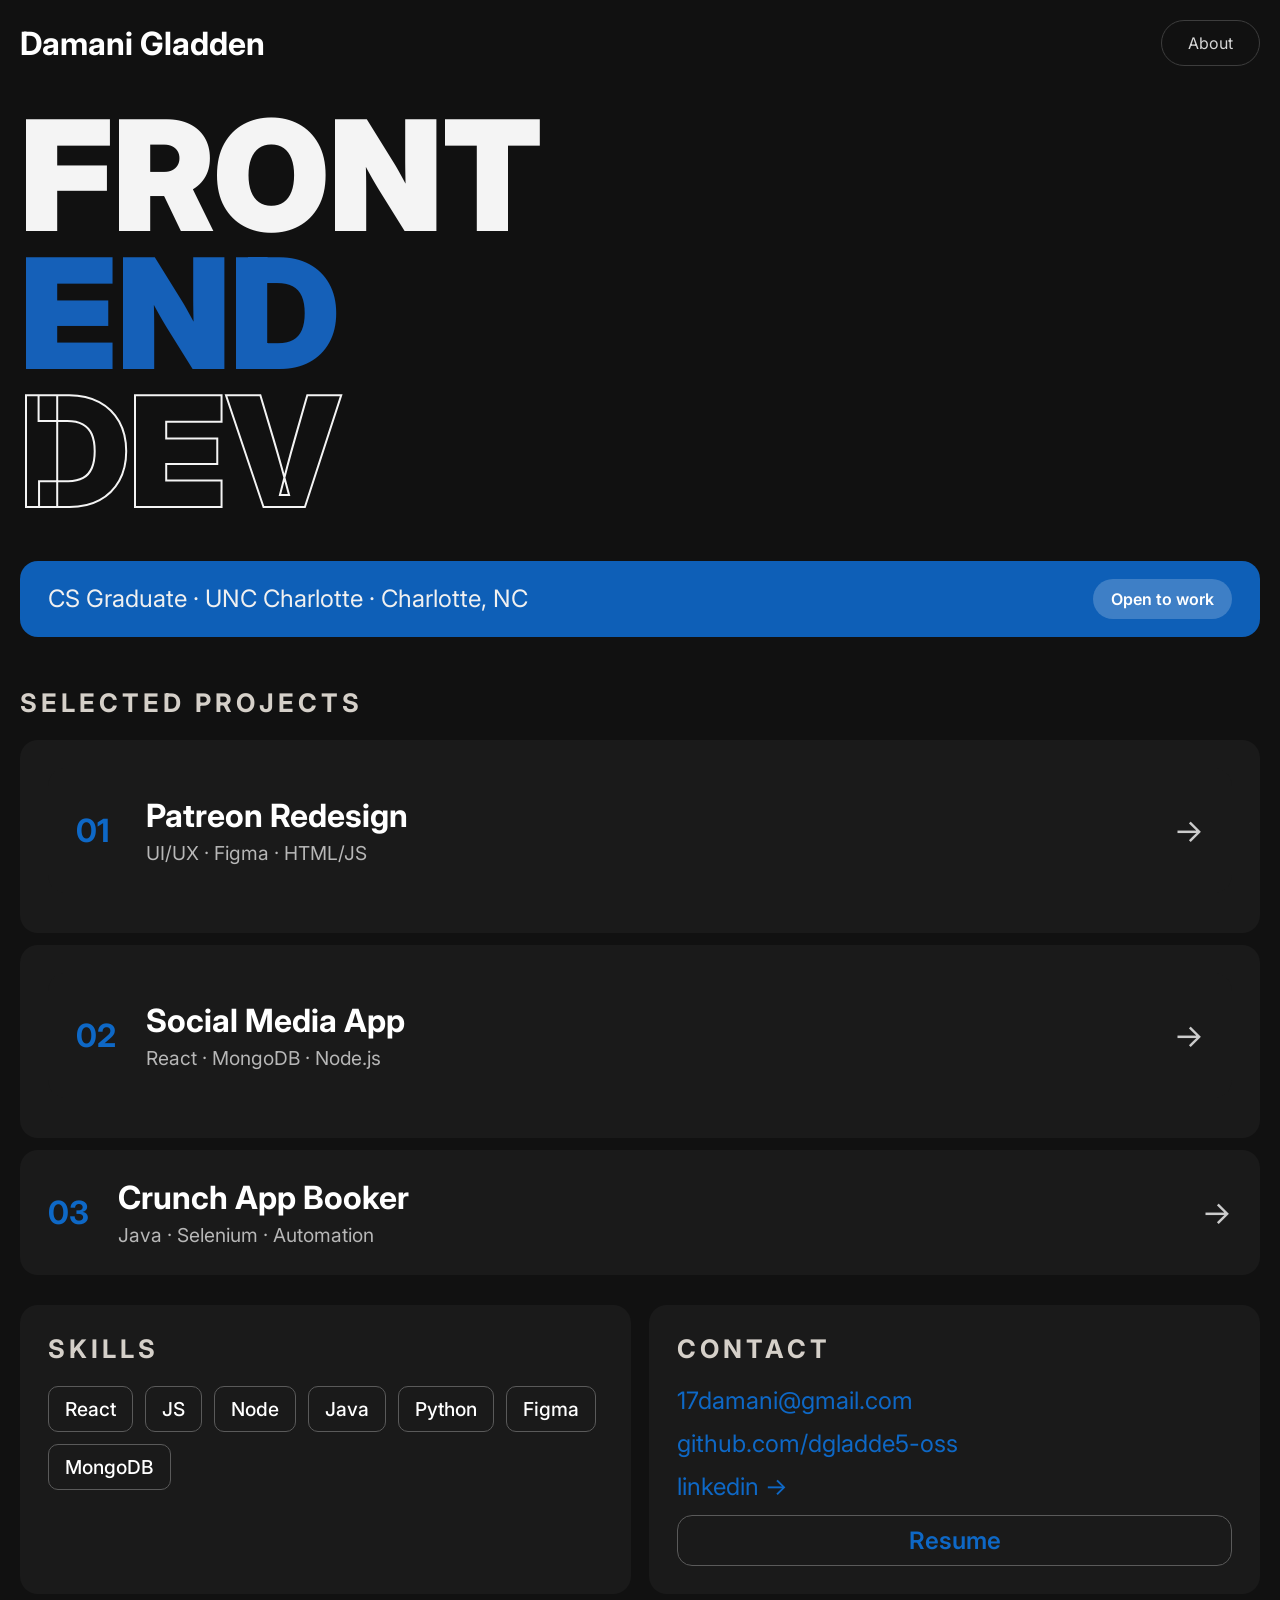
<file: index.html>
<!-- index.html -->
<!DOCTYPE html>
<html lang="en">
<head>
  <meta charset="UTF-8" />
  <meta name="viewport" content="width=device-width, initial-scale=1.0" />
  <title>Damani Portfolio</title>
  <link rel="stylesheet" href="index.css" />
  <link rel="preconnect" href="https://fonts.googleapis.com">
  <link rel="preconnect" href="https://fonts.gstatic.com" crossorigin>
  <link href="https://fonts.googleapis.com/css2?family=Inter:wght@300;400;500;600;700;800;900&display=swap" rel="stylesheet">
</head>
<body>

  <div class="container">

    <!-- NAV -->
    <nav class="navbar">
      <h1 class="logo">Damani Gladden</h1>

      <div class="nav-links">
        <a style="display:none" href="#">Work</a>
        <a href="#">About</a>
        <a style="display:none" href="#" class="hire-btn">Hire Me</a>
      </div>
    </nav>

    <!-- HERO -->
    <section class="hero">

      <div class="hero-text">
        <h2 class="outline">FRONT</h2>
        <h2 class="filled">END</h2>
        <h2 class="stroke">DEV</h2>
      </div>

      <div class="status-bar">
        <div class="status-left">
          CS Graduate · UNC Charlotte · Charlotte, NC
        </div>

        <div class="status-pill">
          Open to work
        </div>
      </div>

    </section>

    <!-- PROJECTS -->
    <section class="projects">

      <h3 class="section-title">SELECTED PROJECTS</h3>
        <a href="patreonRedesign.html" class="project-card">
            <div class= "project-card">
                <div class="project-number">01</div>

                <div class="project-info">
                <h4>Patreon Redesign</h4>
                <p>UI/UX · Figma · HTML/JS</p>
                </div>

            <div class="arrow">→</div>
            </div>
        </a>

        <a href="photoApp.html" class="project-card">
            <div class="project-card">
                <div class="project-number">02</div>

                <div class="project-info">
                <h4>Social Media App</h4>
                <p>React · MongoDB · Node.js</p>
                </div>

                <div class="arrow">→</div>
            </div>
        </a>

      <div class="project-card">
        <div class="project-number">03</div>

        <div class="project-info">
          <h4>Crunch App Booker</h4>
          <p>Java · Selenium · Automation</p>
        </div>

        <div class="arrow">→</div>
      </div>

    </section>

    <!-- BOTTOM GRID -->
    <section class="bottom-grid">

      <!-- SKILLS -->
      <div class="panel">
        <h3 class="section-title">SKILLS</h3>

        <div class="skills">
          <span>React</span>
          <span>JS</span>
          <span>Node</span>
          <span>Java</span>
          <span>Python</span>
          <span>Figma</span>
          <span>MongoDB</span>
        </div>
      </div>

      <!-- CONTACT -->
      <div class="panel">
        <h3 class="section-title">CONTACT</h3>

        <div class="contact-links">
          <a href="mailto:17damani@gmail.com">17damani@gmail.com</a>
          <a href="#">github.com/dgladde5-oss</a>
          <a href="#">linkedin →</a>
          <a href="./Damani_Gladden_Resume.docx" download class="resume-button">Resume</a>
        </div>
      </div>

    </section>

  </div>

</body>
</html>
</file>
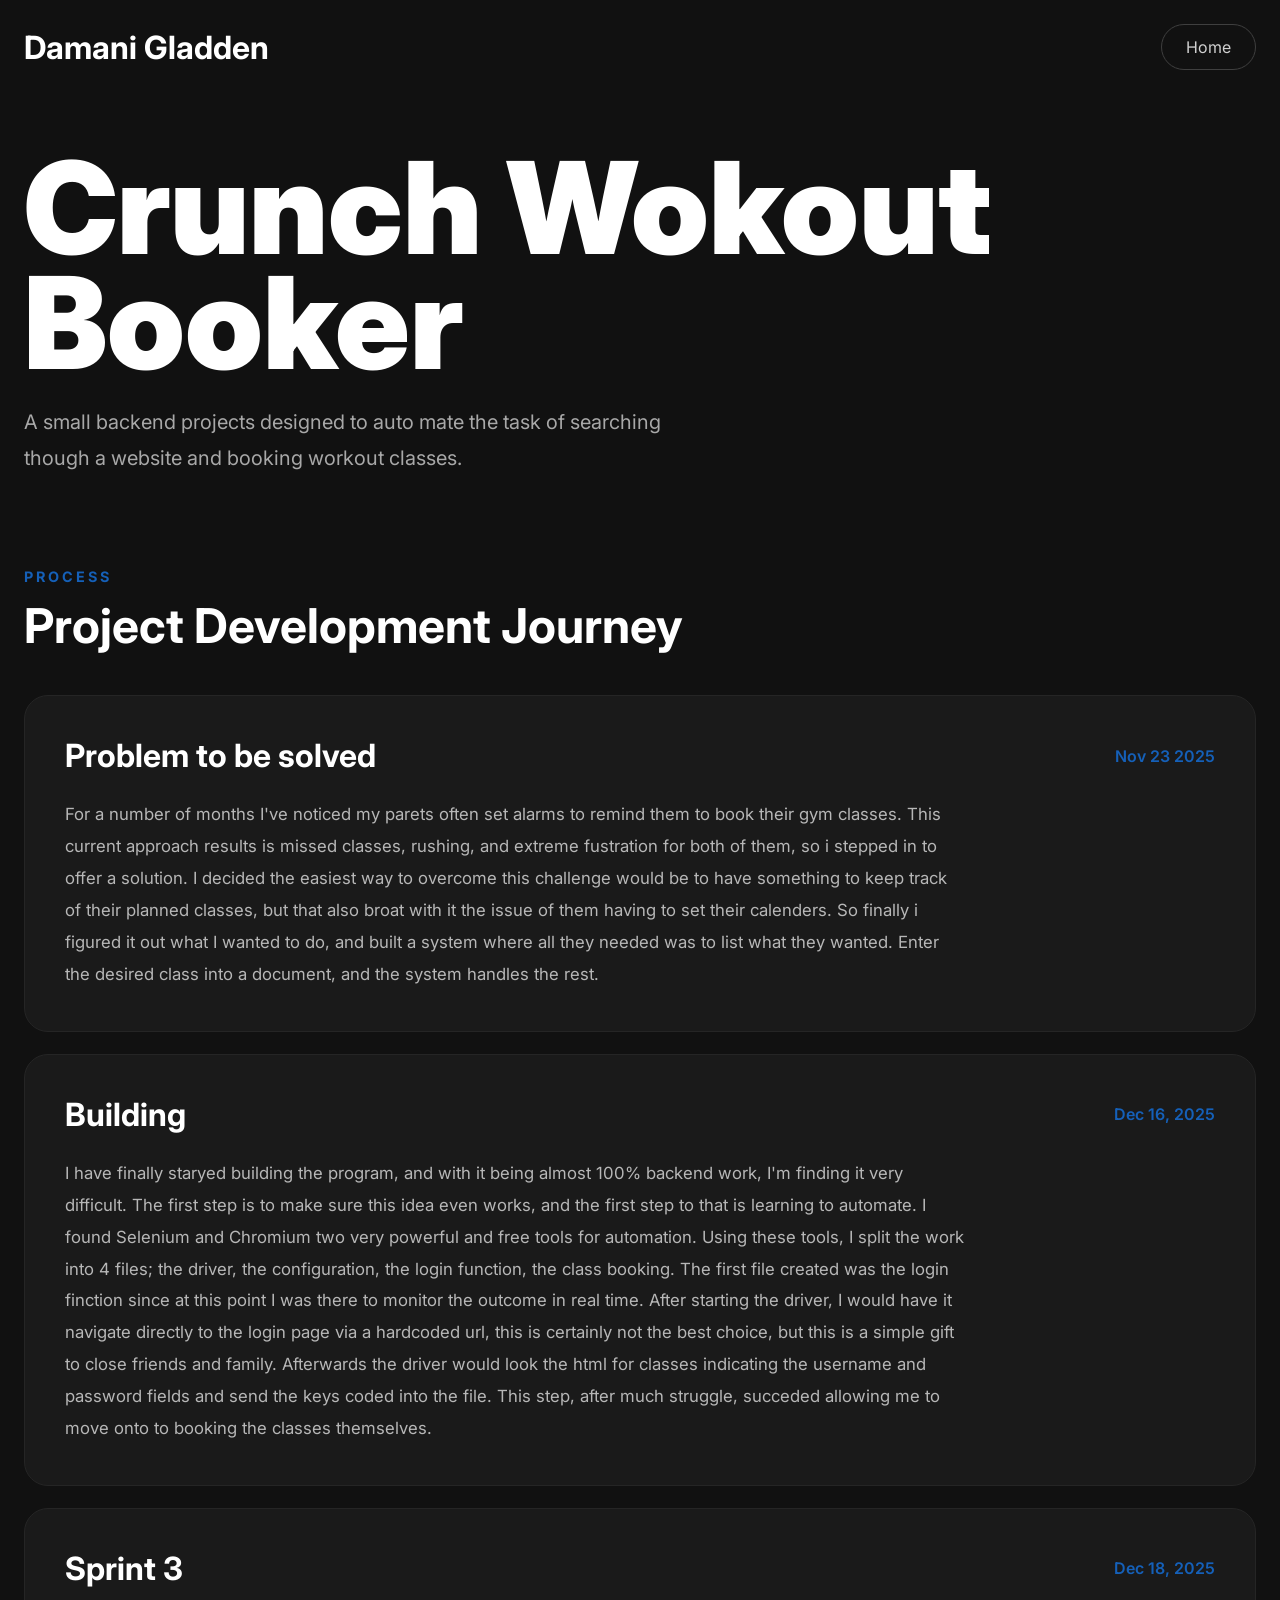
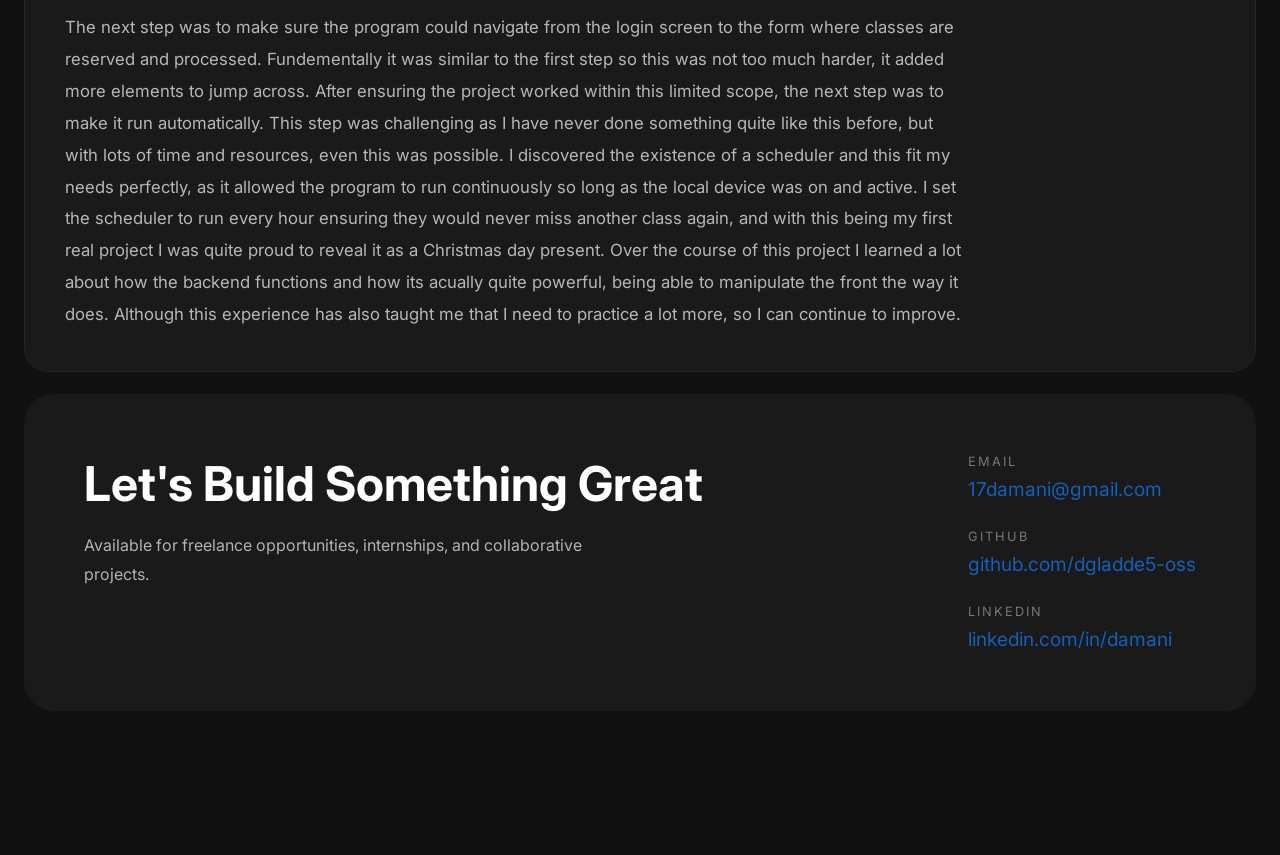
<file: crunchApp.html>
<!-- project.html -->
<!DOCTYPE html>
<html lang="en">
<head>
  <meta charset="UTF-8" />
  <meta name="viewport" content="width=device-width, initial-scale=1.0"/>
  <title>Photo App</title>

  <link rel="preconnect" href="https://fonts.googleapis.com">
  <link rel="preconnect" href="https://fonts.gstatic.com" crossorigin>

  <link href="https://fonts.googleapis.com/css2?family=Inter:wght@300;400;500;600;700;800;900&display=swap" rel="stylesheet">

  <link rel="stylesheet" href="patreonRedesign.css">
</head>
<body>

  <div class="container">

    <!-- NAVIGATION -->
    <nav class="navbar">

      <h1 class="logo">Damani Gladden</h1>

      <div class="nav-links">
        <a href="index.html">Home</a>
        <a style="display: none;" href="#">Projects</a>
      </div>

    </nav>

    <!-- HERO TITLE -->
    <section class="hero">

      <h2 class="project-title">
        Crunch Wokout<br>
        Booker
      </h2>

      <p class="hero-subtext">
        A small backend projects designed to auto mate the task of searching though a website and booking workout classes.
      </p>

    </section>

    <!-- PROCESS SECTION -->
    <section class="process-section">

      <div class="section-heading">
        <span class="small-label">PROCESS</span>
        <h3>Project Development Journey</h3>
      </div>

      <!-- CARD 1 -->
      <div class="process-card">

        <div class="card-top">
          <h4>Problem to be solved</h4>
          <span class="date">Nov 23 2025</span>
        </div>

        <p>
          For a number of months I've noticed my parets often set alarms to remind them to book their gym classes. This current approach results is missed classes, rushing, and extreme fustration for both of them, so i stepped in to offer a solution.
          I decided the easiest way to overcome this challenge would be to have something to keep track of their planned classes, but that also broat with it the issue of them having to set their calenders. 
          So finally i figured it out what I wanted to do, and built a system where all they needed was to list what they wanted. 
          Enter the desired class into a document, and the system handles the rest. 
        </p>

      </div>

      <!-- CARD 2 -->
      <div class="process-card">

        <div class="card-top">
          <h4>Building</h4>
          <span class="date">Dec 16, 2025</span>
        </div>

        <p>
          I have finally staryed building the program, and with it being almost 100% backend work, I'm finding it very difficult. The first step is to make sure this idea even works, and the first step to that is learning to automate.
          I found Selenium and Chromium two very powerful and free tools for automation. Using these tools, I split the work into 4 files; the driver, the configuration, the login function, the class booking. 
          The first file created was the login finction since at this point I was there to monitor the outcome in real time. After starting the driver, I would have it navigate directly to the login page via a hardcoded url, this is certainly not the best choice, but this is a simple gift to close friends and family. 
          Afterwards the driver would look the html for classes indicating the username and password fields and send the keys coded into the file. This step, after much struggle, succeded allowing me to move onto to booking the classes themselves.
        </p>

      </div>

      <!-- CARD 3 -->
      <div class="process-card">

        <div class="card-top">
          <h4>Sprint 3</h4>
          <span class="date">Dec 18, 2025</span> 
        </div>

        <p>
          The next step was to make sure the program could navigate from the login screen to the form where classes are reserved and processed.
          Fundementally it was similar to the first step so this was not too much harder, it added more elements to jump across. After ensuring the project worked within this limited scope, the next step was to make it run automatically.
          This step was challenging as I have never done something quite like this before, but with lots of time and resources, even this was possible. 
          I discovered the existence of a scheduler and this fit my needs perfectly, as it allowed the program to run continuously so long as the local device was on and active. 
          I set the scheduler to run every hour ensuring they would never miss another class again, and with this being my first real project I was quite proud to reveal it as a Christmas day present. 
          Over the course of this project I learned a lot about how the backend functions and how its acually quite powerful, being able to manipulate the front the way it does. 
          Although this experience has also taught me that I need to practice a lot more, so I can continue to improve.  
        </p>

      </div>


    <!-- FOOTER -->
    <footer class="footer">

      <div class="footer-left">
        <h3>Let's Build Something Great</h3>

        <p>
          Available for freelance opportunities,
          internships, and collaborative projects.
        </p>
      </div>

      <div class="footer-right">

        <div class="footer-group">
          <span>Email</span>
          <a href="mailto:17damani@gmail.com">
            17damani@gmail.com
          </a>
        </div>

        <div class="footer-group">
          <span>GitHub</span>
          <a href="#">
            github.com/dgladde5-oss
          </a>
        </div>

        <div class="footer-group">
          <span>LinkedIn</span>
          <a href="#">
            linkedin.com/in/damani
          </a>
        </div>

      </div>

    </footer>

  </div>

</body>
</html>
</file>
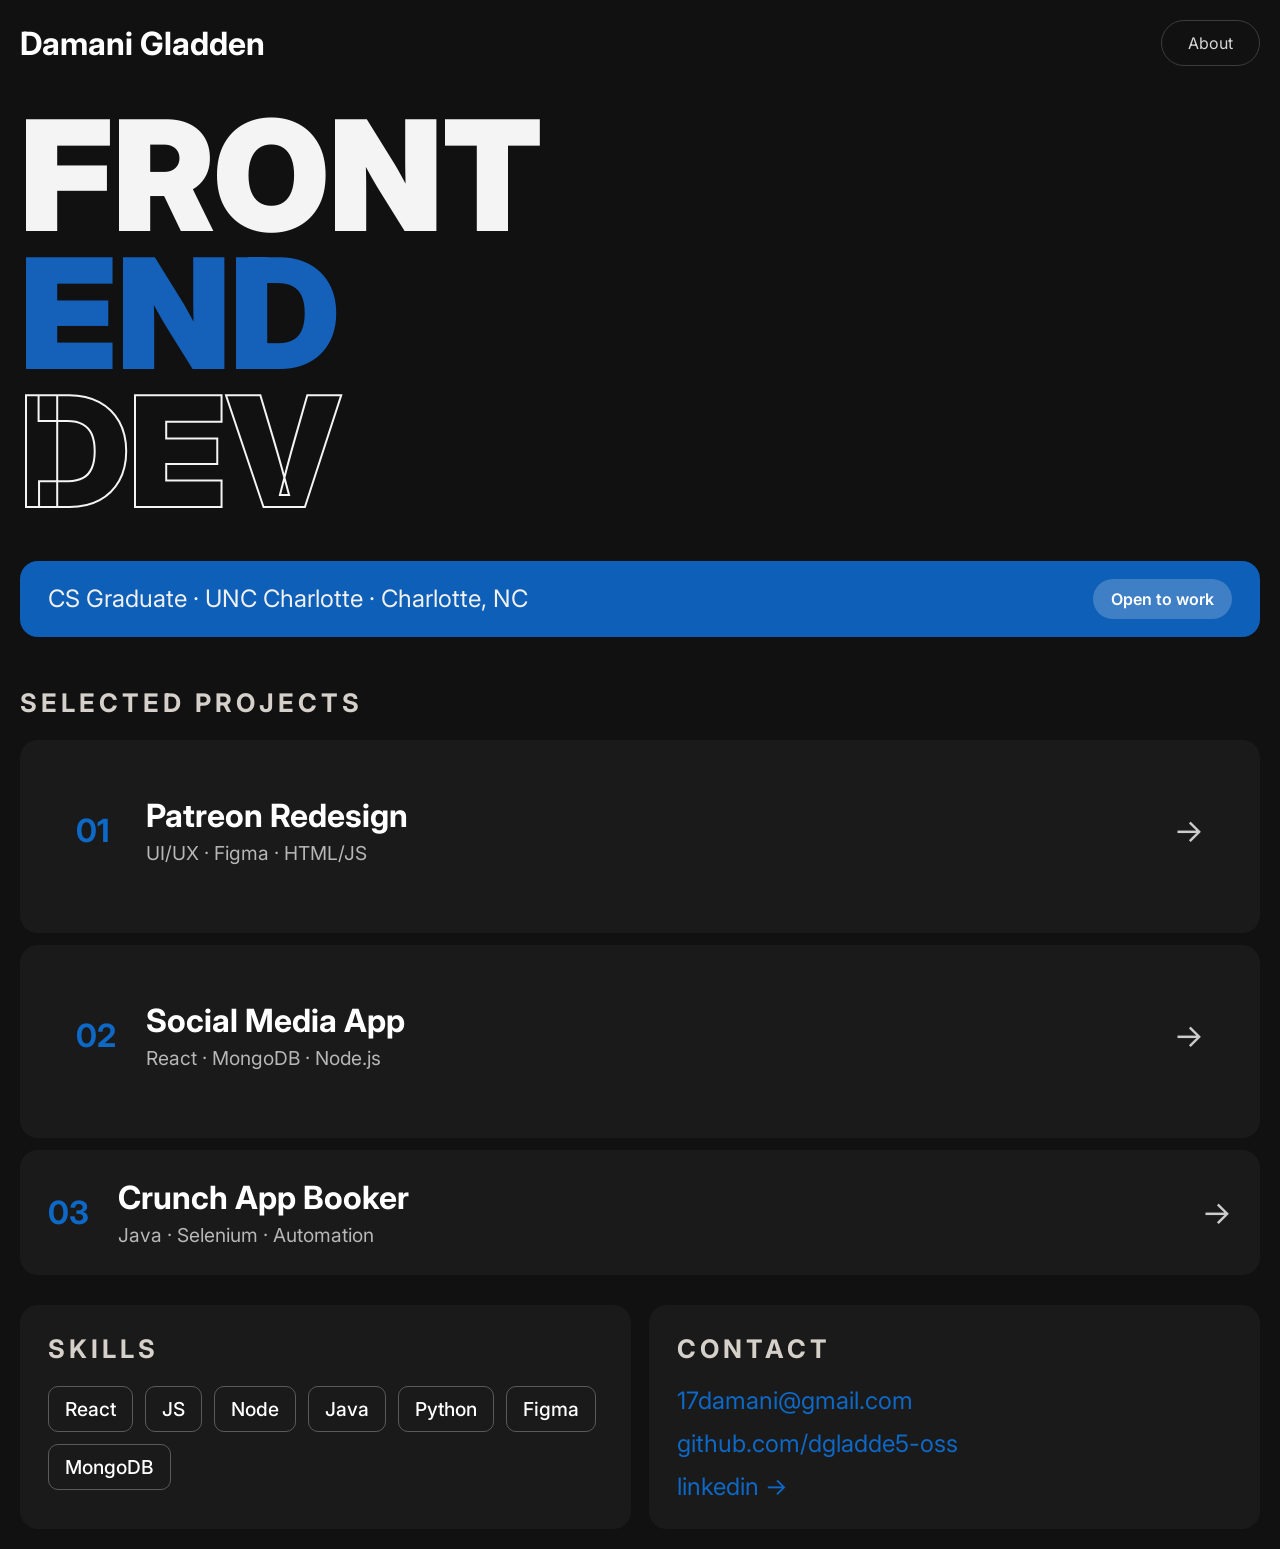
<file: home.html>
<!-- index.html -->
<!DOCTYPE html>
<html lang="en">
<head>
  <meta charset="UTF-8" />
  <meta name="viewport" content="width=device-width, initial-scale=1.0" />
  <title>Damani Portfolio</title>
  <link rel="stylesheet" href="home.css" />
  <link rel="preconnect" href="https://fonts.googleapis.com">
  <link rel="preconnect" href="https://fonts.gstatic.com" crossorigin>
  <link href="https://fonts.googleapis.com/css2?family=Inter:wght@300;400;500;600;700;800;900&display=swap" rel="stylesheet">
</head>
<body>

  <div class="container">

    <!-- NAV -->
    <nav class="navbar">
      <h1 class="logo">Damani Gladden</h1>

      <div class="nav-links">
        <a style="display:none" href="#">Work</a>
        <a href="#">About</a>
        <a style="display:none" href="#" class="hire-btn">Hire Me</a>
      </div>
    </nav>

    <!-- HERO -->
    <section class="hero">

      <div class="hero-text">
        <h2 class="outline">FRONT</h2>
        <h2 class="filled">END</h2>
        <h2 class="stroke">DEV</h2>
      </div>

      <div class="status-bar">
        <div class="status-left">
          CS Graduate · UNC Charlotte · Charlotte, NC
        </div>

        <div class="status-pill">
          Open to work
        </div>
      </div>

    </section>

    <!-- PROJECTS -->
    <section class="projects">

      <h3 class="section-title">SELECTED PROJECTS</h3>
        <a href="patreonRedesign.html" class="project-card">
            <div class= "project-card">
                <div class="project-number">01</div>

                <div class="project-info">
                <h4>Patreon Redesign</h4>
                <p>UI/UX · Figma · HTML/JS</p>
                </div>

            <div class="arrow">→</div>
            </div>
        </a>

        <a href="photoApp.html" class="project-card">
            <div class="project-card">
                <div class="project-number">02</div>

                <div class="project-info">
                <h4>Social Media App</h4>
                <p>React · MongoDB · Node.js</p>
                </div>

                <div class="arrow">→</div>
            </div>
        </a>

      <div class="project-card">
        <div class="project-number">03</div>

        <div class="project-info">
          <h4>Crunch App Booker</h4>
          <p>Java · Selenium · Automation</p>
        </div>

        <div class="arrow">→</div>
      </div>

    </section>

    <!-- BOTTOM GRID -->
    <section class="bottom-grid">

      <!-- SKILLS -->
      <div class="panel">
        <h3 class="section-title">SKILLS</h3>

        <div class="skills">
          <span>React</span>
          <span>JS</span>
          <span>Node</span>
          <span>Java</span>
          <span>Python</span>
          <span>Figma</span>
          <span>MongoDB</span>
        </div>
      </div>

      <!-- CONTACT -->
      <div class="panel">
        <h3 class="section-title">CONTACT</h3>

        <div class="contact-links">
          <a href="mailto:17damani@gmail.com">17damani@gmail.com</a>
          <a href="#">github.com/dgladde5-oss</a>
          <a href="#">linkedin →</a>
        </div>
      </div>

    </section>

  </div>

</body>
</html>
</file>
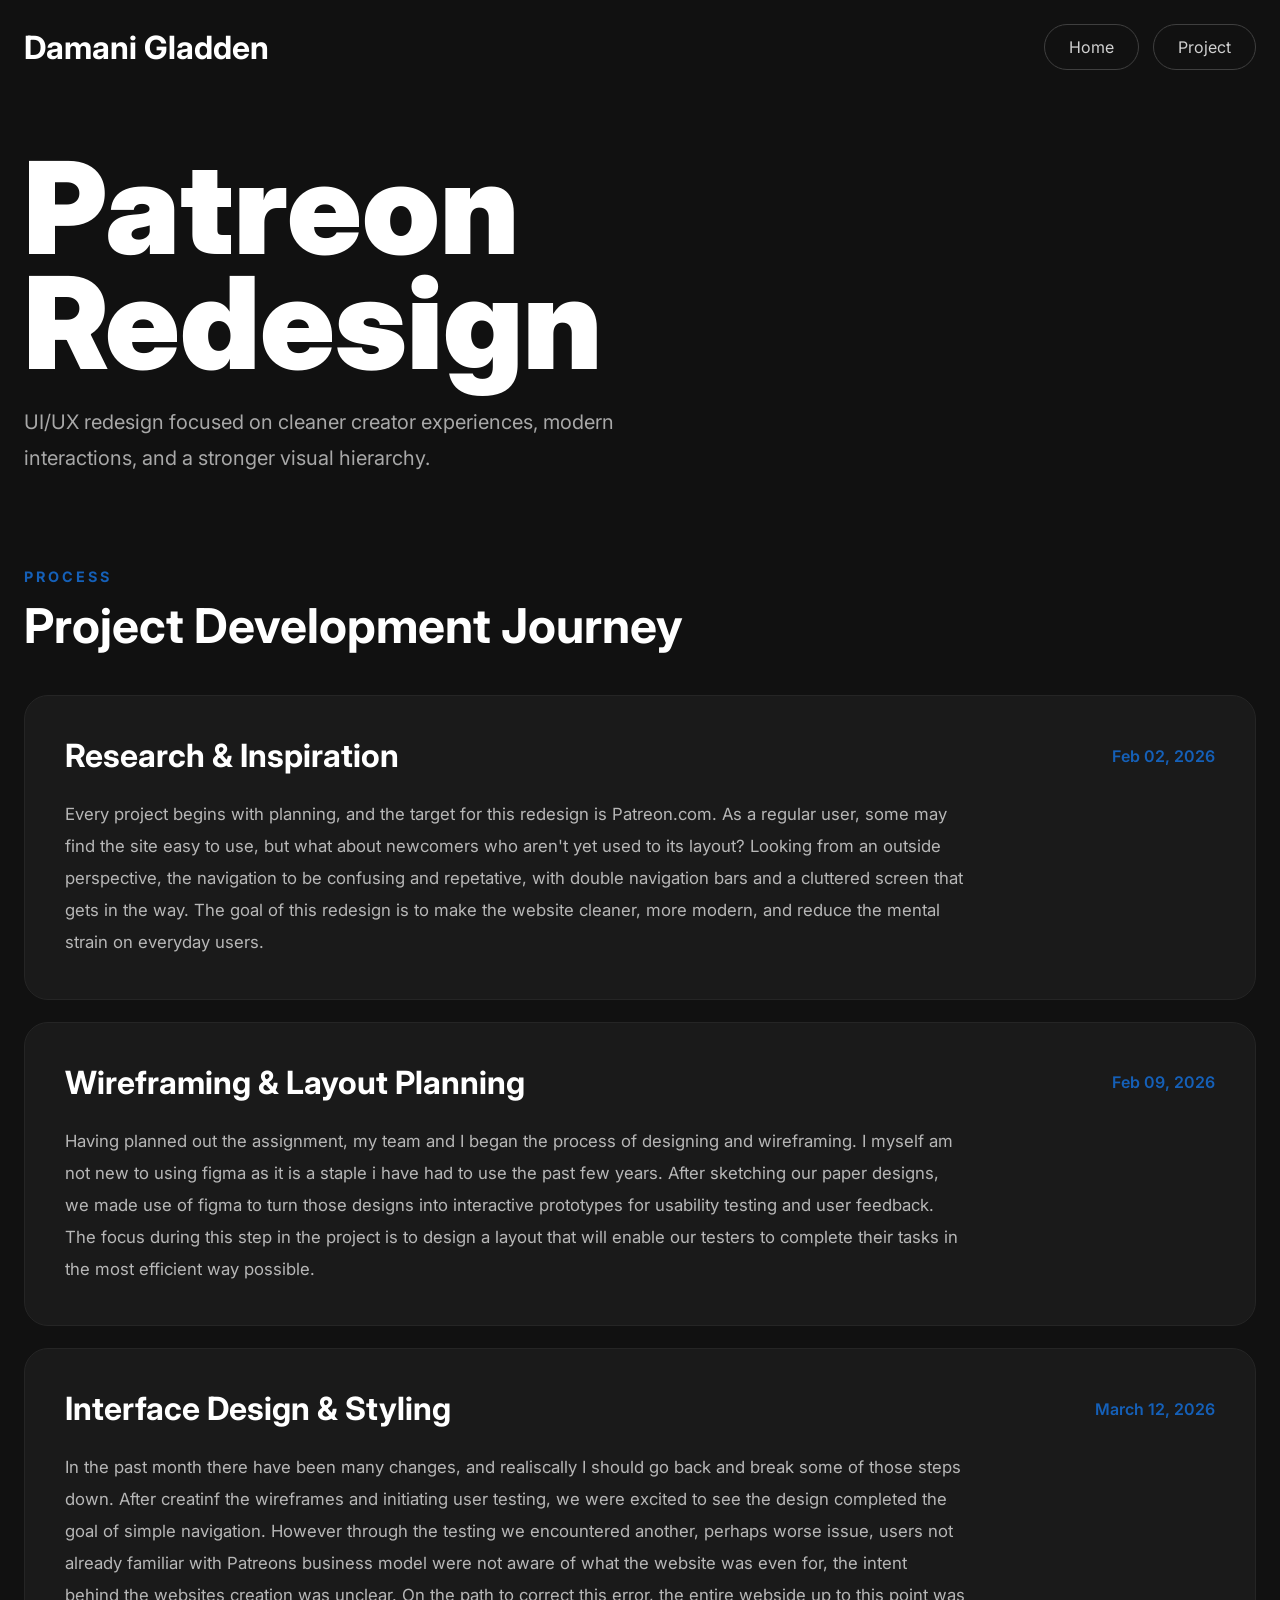
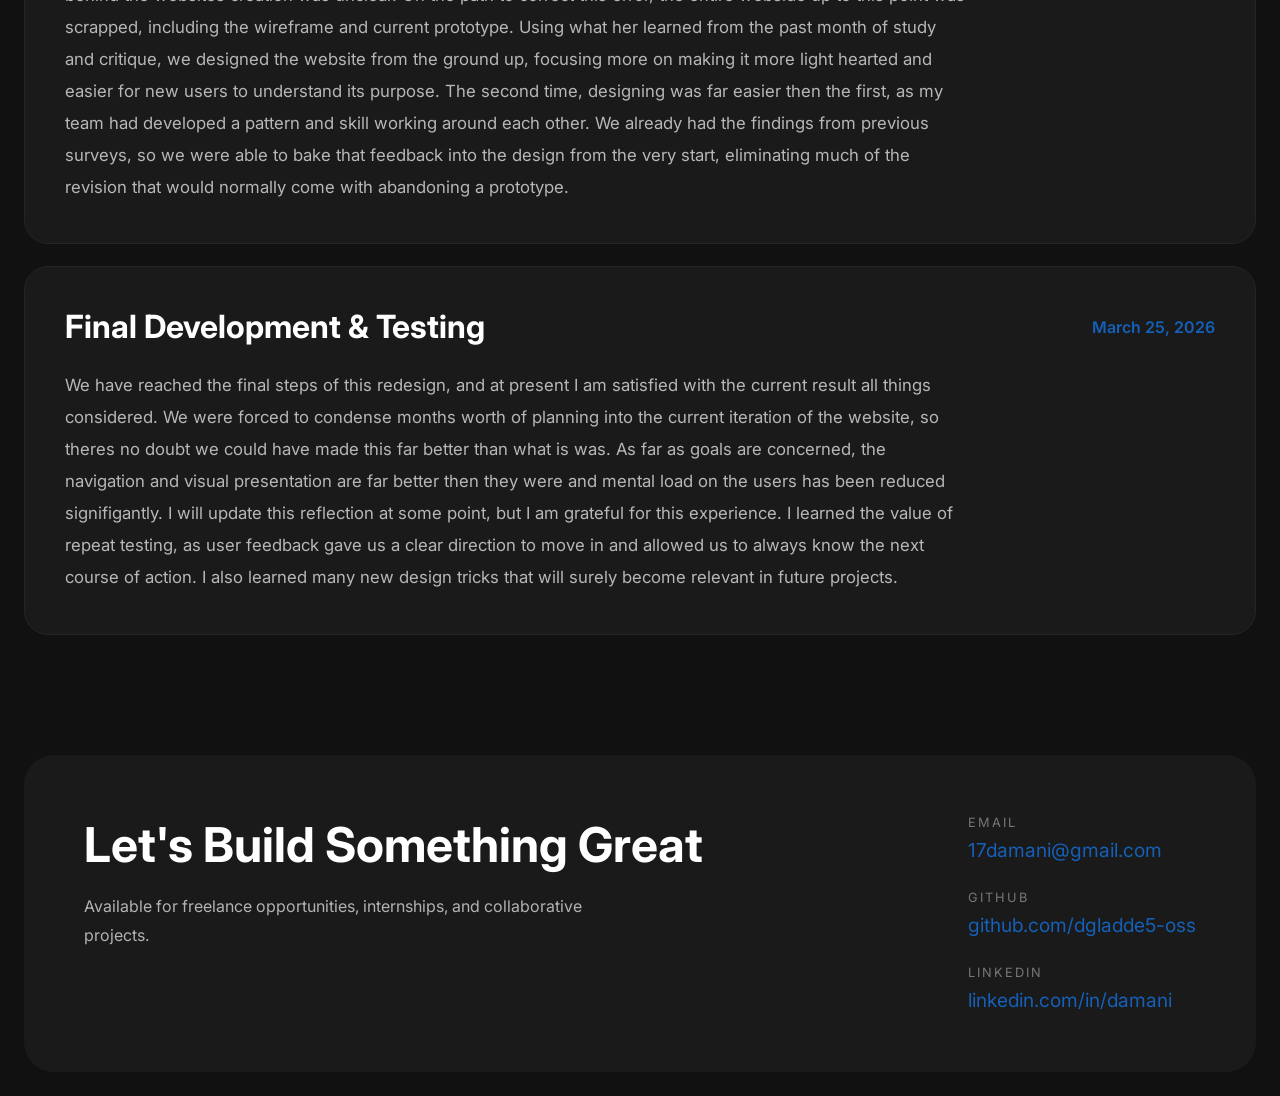
<file: patreonRedesign.html>
<!-- project.html -->
<!DOCTYPE html>
<html lang="en">
<head>
  <meta charset="UTF-8" />
  <meta name="viewport" content="width=device-width, initial-scale=1.0"/>
  <title>Patreon Redesign</title>

  <link rel="preconnect" href="https://fonts.googleapis.com">
  <link rel="preconnect" href="https://fonts.gstatic.com" crossorigin>

  <link href="https://fonts.googleapis.com/css2?family=Inter:wght@300;400;500;600;700;800;900&display=swap" rel="stylesheet">

  <link rel="stylesheet" href="patreonRedesign.css">
</head>
<body>

  <div class="container">

    <!-- NAVIGATION -->
    <nav class="navbar">

      <h1 class="logo">Damani Gladden</h1>

      <div class="nav-links">
        <a href="index.html">Home</a>
        <a href="https://ryebeyen.github.io/Group-14/home.html">Project</a>
      </div>

    </nav>

    <!-- HERO TITLE -->
    <section class="hero">

      <h2 class="project-title">
        Patreon<br>
        Redesign
      </h2>

      <p class="hero-subtext">
        UI/UX redesign focused on cleaner creator experiences,
        modern interactions, and a stronger visual hierarchy.
      </p>

    </section>

    <!-- PROCESS SECTION -->
    <section class="process-section">

      <div class="section-heading">
        <span class="small-label">PROCESS</span>
        <h3>Project Development Journey</h3>
      </div>

      <!-- CARD 1 -->
      <div class="process-card">

        <div class="card-top">
          <h4>Research & Inspiration</h4>
          <span class="date">Feb 02, 2026</span>
        </div>

        <p>
          Every project begins with planning, and the target for this redesign is Patreon.com. As a regular user, some may find the site easy to use, but what about newcomers who aren't yet used to its layout?
          Looking from an outside perspective, the navigation to be confusing and repetative, with double navigation bars and a cluttered screen that gets in the way. 
          The goal of this redesign is to make the website cleaner, more modern, and reduce the mental strain on everyday users. 
        </p>

      </div>

      <!-- CARD 2 -->
      <div class="process-card">

        <div class="card-top">
          <h4>Wireframing & Layout Planning</h4>
          <span class="date">Feb 09, 2026</span>
        </div>

        <p>
          Having planned out the assignment, my team and I began the process of designing and wireframing. I myself am not new to using figma as it is a staple i have had to use the past few years. 
          After sketching our paper designs, we made use of figma to turn those designs into interactive prototypes for usability testing and user feedback. 
          The focus during this step in the project is to design a layout that will enable our testers to complete their tasks in the most efficient way possible. 
        </p>

      </div>

      <!-- CARD 3 -->
      <div class="process-card">

        <div class="card-top">
          <h4>Interface Design & Styling</h4>
          <span class="date">March 12, 2026</span>
        </div>

        <p>
          In the past month there have been many changes, and realiscally I should go back and break some of those steps down. After creatinf the wireframes and initiating user testing, we were excited to see the design completed the goal of simple navigation.
          However through the testing we encountered another, perhaps worse issue, users not already familiar with Patreons business model were not aware of what the website was even for, the intent behind the websites creation was unclear. 
          On the path to correct this error, the entire webside up to this point was scrapped, including the wireframe and current prototype. 
          Using what her learned from the past month of study and critique, we designed the website from the ground up, focusing more on making it more light hearted and easier for new users to understand its purpose. The second time, designing was far easier then the first, as my team had developed a pattern and skill working around each other.
          We already had the findings from previous surveys, so we were able to bake that feedback into the design from the very start, eliminating much of the revision that would normally come with abandoning a prototype. 
        </p>

      </div>

      <!-- CARD 4 -->
      <div class="process-card">

        <div class="card-top">
          <h4>Final Development & Testing</h4>
          <span class="date">March 25, 2026</span>
        </div>

        <p>
          We have reached the final steps of this redesign, and at present I am satisfied with the current result all things considered. We were forced to condense months worth of planning into the current iteration of the website, so theres no doubt we could have made this far better than what is was. 
          As far as goals are concerned, the navigation and visual presentation are far better then they were and mental load on the users has been reduced signifigantly. 
          I will update this reflection at some point, but I am grateful for this experience. I learned the value of repeat testing, as user feedback gave us a clear direction to move in and allowed us to always know the next course of action.
          I also learned many new design tricks that will surely become relevant in future projects. 
        </p>

      </div>

    </section>

    <!-- FOOTER -->
    <footer class="footer">

      <div class="footer-left">
        <h3>Let's Build Something Great</h3>

        <p>
          Available for freelance opportunities,
          internships, and collaborative projects.
        </p>
      </div>

      <div class="footer-right">

        <div class="footer-group">
          <span>Email</span>
          <a href="mailto:17damani@gmail.com">
            17damani@gmail.com
          </a>
        </div>

        <div class="footer-group">
          <span>GitHub</span>
          <a href="#">
            github.com/dgladde5-oss
          </a>
        </div>

        <div class="footer-group">
          <span>LinkedIn</span>
          <a href="#">
            linkedin.com/in/damani
          </a>
        </div>

      </div>

    </footer>

  </div>

</body>
</html>
</file>
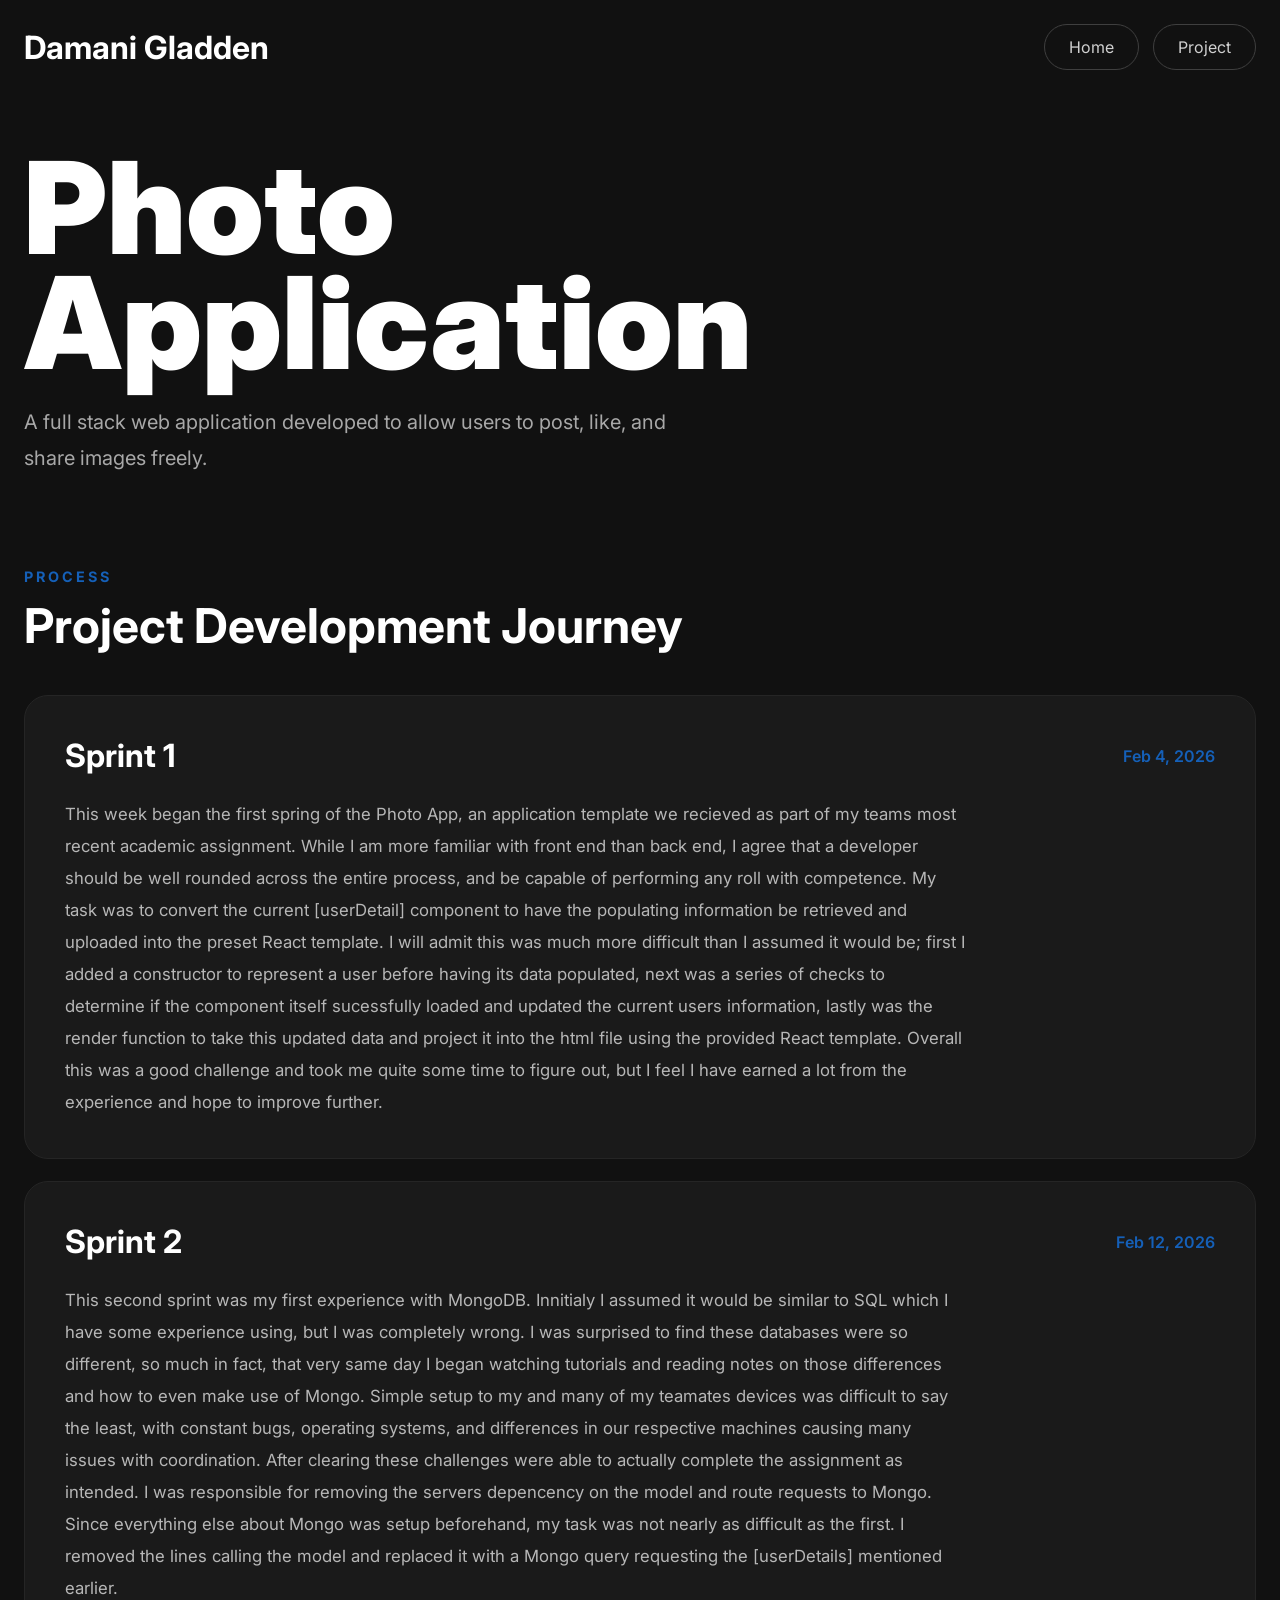
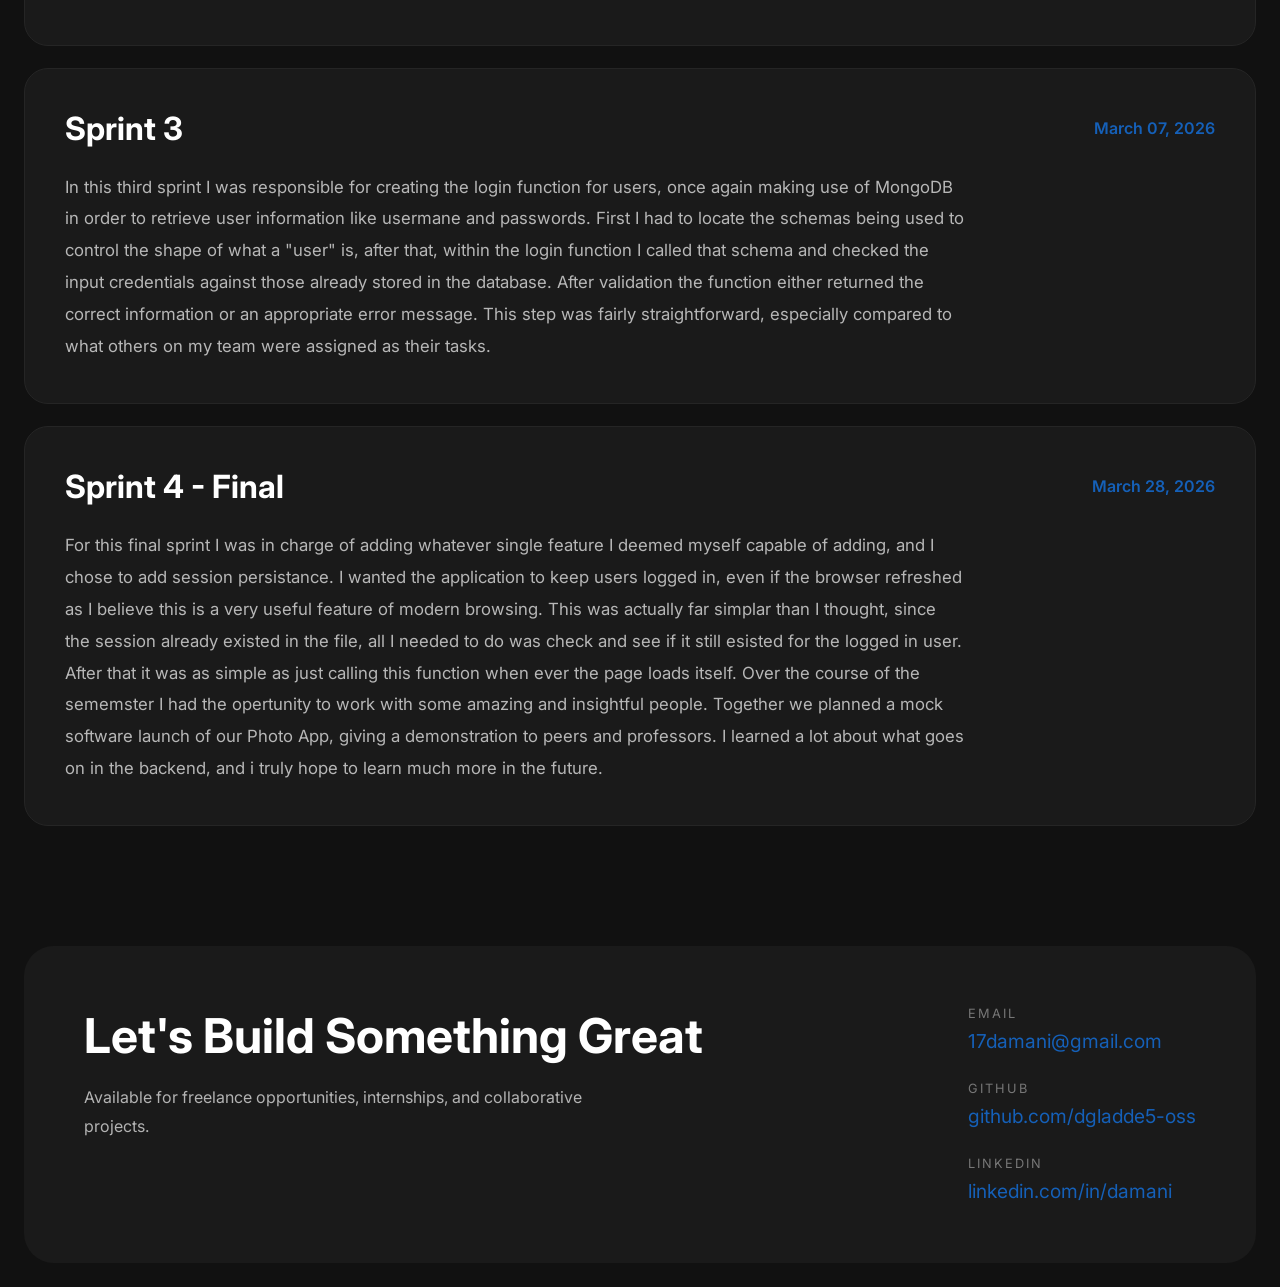
<file: photoApp.html>
<!-- project.html -->
<!DOCTYPE html>
<html lang="en">
<head>
  <meta charset="UTF-8" />
  <meta name="viewport" content="width=device-width, initial-scale=1.0"/>
  <title>Photo App</title>

  <link rel="preconnect" href="https://fonts.googleapis.com">
  <link rel="preconnect" href="https://fonts.gstatic.com" crossorigin>

  <link href="https://fonts.googleapis.com/css2?family=Inter:wght@300;400;500;600;700;800;900&display=swap" rel="stylesheet">

  <link rel="stylesheet" href="patreonRedesign.css">
</head>
<body>

  <div class="container">

    <!-- NAVIGATION -->
    <nav class="navbar">

      <h1 class="logo">Damani Gladden</h1>

      <div class="nav-links">
        <a href="index.html">Home</a>
        <a href="https://github.com/Group-6-2026/Photo-App-Sprint.git">Project</a>
      </div>

    </nav>

    <!-- HERO TITLE -->
    <section class="hero">

      <h2 class="project-title">
        Photo<br>
        Application
      </h2>

      <p class="hero-subtext">
        A full stack web application developed to allow users to post, like, and share images freely.
      </p>

    </section>

    <!-- PROCESS SECTION -->
    <section class="process-section">

      <div class="section-heading">
        <span class="small-label">PROCESS</span>
        <h3>Project Development Journey</h3>
      </div>

      <!-- CARD 1 -->
      <div class="process-card">

        <div class="card-top">
          <h4>Sprint 1</h4>
          <span class="date">Feb 4, 2026</span>
        </div>

        <p>
          This week began the first spring of the Photo App, an application template we recieved as part of my teams most recent academic assignment.
          While I am more familiar with front end than back end, I agree that a developer should be well rounded across the entire process, and be capable of performing any roll with competence. 
          My task was to convert the current [userDetail] component to have the populating information be retrieved and uploaded into the preset React template. 
          I will admit this was much more difficult than I assumed it would be; first I added a constructor to represent a user before having its data populated, 
          next was a series of checks to determine if the component itself sucessfully loaded and updated the current users information, lastly was the render function to take this updated data and project it into the html file using the provided React template. 
          Overall this was a good challenge and took me quite some time to figure out, but I feel I have earned a lot from the experience and hope to improve further.
        </p>

      </div>

      <!-- CARD 2 -->
      <div class="process-card">

        <div class="card-top">
          <h4>Sprint 2</h4>
          <span class="date">Feb 12, 2026</span>
        </div>

        <p>
          This second sprint was my first experience with MongoDB. Innitialy I assumed it would be similar to SQL which I have some experience using, but I was completely wrong. 
          I was surprised to find these databases were so different, so much in fact, that very same day I began watching tutorials and reading notes on those differences and how to even make use of Mongo. 
          Simple setup to my and many of my teamates devices was difficult to say the least, with constant bugs, operating systems, and differences in our respective machines causing many issues with coordination.
          After clearing these challenges were able to actually complete the assignment as intended. I was responsible for removing the servers depencency on the model and route requests to Mongo.
          Since everything else about Mongo was setup beforehand, my task was not nearly as difficult as the first. I removed the lines calling the model and replaced it with a Mongo query requesting the [userDetails] mentioned earlier.
        </p>

      </div>

      <!-- CARD 3 -->
      <div class="process-card">

        <div class="card-top">
          <h4>Sprint 3</h4>
          <span class="date">March 07, 2026</span>
        </div>

        <p>
          In this third sprint I was responsible for creating the login function for users, once again making use of MongoDB in order to retrieve user information like usermane and passwords.
          First I had to locate the schemas being used to control the shape of what a "user" is, after that, within the login function I called that schema and checked the input credentials against those already stored in the database. 
          After validation the function either returned the correct information or an appropriate error message. 
          This step was fairly straightforward, especially compared to what others on my team were assigned as their tasks. 
        </p>

      </div>

      <!-- CARD 4 -->
      <div class="process-card">

        <div class="card-top">
          <h4>Sprint 4 - Final</h4>
          <span class="date">March 28, 2026</span>
        </div>

        <p>
            For this final sprint I was in charge of adding whatever single feature I deemed myself capable of adding, and I chose to add session persistance. I wanted the application to keep users logged in, even if the browser refreshed as I believe this is a very useful feature of modern browsing.
            This was actually far simplar than I thought, since the session already existed in the file, all I needed to do was check and see if it still esisted for the logged in user. 
            After that it was as simple as just calling this function when ever the page loads itself. 
            Over the course of the sememster I had the opertunity to work with some amazing and insightful people. Together we planned a mock software launch of our Photo App, giving a demonstration to peers and professors. 
            I learned a lot about what goes on in the backend, and i truly hope to learn much more in the future. 
        </p>

      </div>

    </section>

    <!-- FOOTER -->
    <footer class="footer">

      <div class="footer-left">
        <h3>Let's Build Something Great</h3>

        <p>
          Available for freelance opportunities,
          internships, and collaborative projects.
        </p>
      </div>

      <div class="footer-right">

        <div class="footer-group">
          <span>Email</span>
          <a href="mailto:17damani@gmail.com">
            17damani@gmail.com
          </a>
        </div>

        <div class="footer-group">
          <span>GitHub</span>
          <a href="#">
            github.com/dgladde5-oss
          </a>
        </div>

        <div class="footer-group">
          <span>LinkedIn</span>
          <a href="#">
            linkedin.com/in/damani
          </a>
        </div>

      </div>

    </footer>

  </div>

</body>
</html>
</file>
<file: index.css>
/* style.css */

* {
  margin: 0;
  padding: 0;
  box-sizing: border-box;
}

body {
  background: #111111;
  color: white;
  font-family: "Inter", sans-serif;
}

.container {
  width: 100%;
  max-width: 1400px;
  margin: auto;
  padding: 20px;
}

/* NAVBAR */

.navbar {
  display: flex;
  justify-content: space-between;
  align-items: center;
  margin-bottom: 40px;
}

.logo {
  font-size: 2rem;
  font-weight: 700;
}

.nav-links {
  display: flex;
  gap: 14px;
  align-items: center;
}

.nav-links a {
  text-decoration: none;
  color: #d6d6d6;
  border: 1px solid #3d3d3d;
  padding: 12px 26px;
  border-radius: 999px;
  transition: 0.25s ease;
}

.nav-links a:hover {
  background: #1d1d1d;
}

.hire-btn {
  background: #efefef;
  color: black !important;
  border: none !important;
  font-weight: 600;
}

/* HERO */

.hero {
  margin-bottom: 50px;
}

.hero-text h2 {
  font-size: clamp(4rem, 12vw, 10rem);
  line-height: 0.9;
  font-weight: 900;
}

.outline {
  color: #f4f4f4;
}

.filled {
  color: #1560b8;
}

.stroke {
  color: transparent;
  -webkit-text-stroke: 2px #f4f4f4;
}

/* STATUS BAR */

.status-bar {
  margin-top: 40px;
  background: #0e5fb7;
  border-radius: 18px;
  padding: 18px 28px;

  display: flex;
  justify-content: space-between;
  align-items: center;

  flex-wrap: wrap;
  gap: 12px;
}

.status-left {
  font-size: 1.5rem;
  color: #f0f0f0;
}

.status-pill {
  background: rgba(255,255,255,0.2);
  padding: 10px 18px;
  border-radius: 999px;
  font-weight: 600;
}

/* SECTION TITLE */

.section-title {
  letter-spacing: 4px;
  font-size: 1.6rem;
  color: #d5d0c9;
  margin-bottom: 22px;
}

/* PROJECTS */

.projects {
  margin-bottom: 30px;
}

.project-card {
  background: #1a1a1a;
  border-radius: 18px;
  padding: 28px;
  display: flex;
  align-items: center;
  margin-bottom: 12px;
  transition: 0.25s ease;
  text-decoration: none;
  color: inherit;
  width: 100%;
  cursor: pointer;
}

.project-card:hover {
  transform: translateY(-3px);
  background: #202020;
}

.project-card:visited {
  color: inherit;
}

.project-card:focus {
  outline: 2px solid #1560b8;
  outline-offset: 4px;
}

.project-number {
  color: #0e68c6;
  font-weight: 700;
  font-size: 2rem;
  width: 70px;
}

.project-info {
  flex: 1;
}

.project-info h4 {
  font-size: 2rem;
  margin-bottom: 6px;
}

.project-info p {
  color: #b7b7b7;
  font-size: 1.2rem;
}

.arrow {
  font-size: 2rem;
  color: #cccccc;
}

/* BOTTOM GRID */

.bottom-grid {
  display: grid;
  grid-template-columns: 1fr 1fr;
  gap: 18px;
}

.panel {
  background: #1a1a1a;
  border-radius: 18px;
  padding: 28px;
}

/* SKILLS */

.skills {
  display: flex;
  flex-wrap: wrap;
  gap: 12px;
}

.skills span {
  border: 1px solid #5a5a5a;
  padding: 10px 16px;
  border-radius: 10px;
  font-size: 1.2rem;
  font-weight: 500;
}

/* CONTACT */

.contact-links {
  display: flex;
  flex-direction: column;
  gap: 14px;
}

.contact-links a {
  text-decoration: none;
  color: #0e68c6;
  font-size: 1.5rem;
}

.resume-button {
  display: inline-flex;
  align-items: center;
  justify-content: center;
  padding: 10px 16px;
  border: 1px solid #5a5a5a;
  border-radius: 15px;
  font-size: 1.5rem;
  font-weight: 600;
  background-color: #1a1a1a;
  color: #ffffff;
  text-decoration: none;
  transition: 0.25s ease;
}

.resume-button:hover {
  cursor: pointer;
  background-color: #202020;
  transform: translateY(-2px);
}

/* RESPONSIVE */

@media (max-width: 900px) {

  .bottom-grid {
    grid-template-columns: 1fr;
  }

  .navbar {
    flex-direction: column;
    gap: 20px;
  }

  .nav-links {
    flex-wrap: wrap;
    justify-content: center;
  }

  .project-card {
    flex-direction: column;
    align-items: flex-start;
    gap: 18px;
  }

  .arrow {
    align-self: flex-end;
  }

  .status-left {
    font-size: 1rem;
  }
}
</file>
<file: patreonRedesign.css>
/* project.css */

* {
  margin: 0;
  padding: 0;
  box-sizing: border-box;
}

body {
  background: #111111;
  color: white;
  font-family: "Inter", sans-serif;
}

.container {
  width: 100%;
  max-width: 1450px;
  margin: auto;
  padding: 24px;
}

/* NAVBAR */

.navbar {
  display: flex;
  justify-content: space-between;
  align-items: center;

  margin-bottom: 80px;
}

.logo {
  font-size: 2rem;
  font-weight: 700;
}

.nav-links {
  display: flex;
  align-items: center;
  gap: 14px;
}

.nav-links a {
  text-decoration: none;
  color: #d0d0d0;

  border: 1px solid #3f3f3f;
  border-radius: 999px;

  padding: 12px 24px;

  transition: 0.25s ease;
}

.nav-links a:hover {
  background: #1e1e1e;
}

.hire-btn {
  background: #f2f2f2;
  color: black !important;
  border: none !important;
  font-weight: 600;
}

/* HERO */

.hero {
  margin-bottom: 90px;
}

.project-title {
  font-size: clamp(4rem, 10vw, 9rem);
  line-height: 0.9;
  font-weight: 900;
  color: white;

  margin-bottom: 24px;
}

.hero-subtext {
  max-width: 650px;

  font-size: 1.25rem;
  line-height: 1.8;

  color: #a8a8a8;
}

/* PROCESS SECTION */

.process-section {
  margin-bottom: 120px;
}

.section-heading {
  margin-bottom: 40px;
}

.small-label {
  color: #1560b8;
  letter-spacing: 3px;
  font-size: 0.9rem;
  font-weight: 700;
}

.section-heading h3 {
  margin-top: 10px;

  font-size: 3rem;
  font-weight: 700;
}

/* PROCESS CARD */

.process-card {
  background: #1a1a1a;

  border: 1px solid #252525;
  border-radius: 24px;

  padding: 40px;

  margin-bottom: 22px;

  transition: 0.3s ease;
}

.process-card:hover {
  transform: translateY(-4px);
  border-color: #1560b8;
}

.card-top {
  display: flex;
  justify-content: space-between;
  align-items: center;

  gap: 20px;

  margin-bottom: 24px;
}

.card-top h4 {
  font-size: 2rem;
  font-weight: 700;
}

.date {
  color: #1560b8;
  font-weight: 600;
  white-space: nowrap;
}

.process-card p {
  color: #b7b7b7;

  line-height: 1.9;
  font-size: 1.05rem;

  max-width: 900px;
}

/* FOOTER */

.footer {
  background: #1a1a1a;

  border-radius: 30px;

  padding: 60px;

  display: flex;
  justify-content: space-between;
  gap: 60px;

  flex-wrap: wrap;
}

.footer-left h3 {
  font-size: 3rem;
  margin-bottom: 18px;
}

.footer-left p {
  color: #b3b3b3;
  line-height: 1.8;
  max-width: 500px;
}

.footer-right {
  display: flex;
  flex-direction: column;
  gap: 28px;
}

.footer-group span {
  display: block;

  color: #777777;

  margin-bottom: 8px;
  text-transform: uppercase;
  letter-spacing: 2px;
  font-size: 0.8rem;
}

.footer-group a {
  color: #1560b8;
  text-decoration: none;

  font-size: 1.2rem;

  transition: 0.25s ease;
}

.footer-group a:hover {
  color: white;
}

/* RESPONSIVE */

@media (max-width: 900px) {

  .navbar {
    flex-direction: column;
    gap: 20px;
  }

  .nav-links {
    flex-wrap: wrap;
    justify-content: center;
  }

  .project-title {
    font-size: 4.5rem;
  }

  .section-heading h3 {
    font-size: 2rem;
  }

  .card-top {
    flex-direction: column;
    align-items: flex-start;
  }

  .card-top h4 {
    font-size: 1.5rem;
  }

  .footer {
    padding: 40px 28px;
  }

  .footer-left h3 {
    font-size: 2rem;
  }
}
</file>
<file: home.css>
/* style.css */

* {
  margin: 0;
  padding: 0;
  box-sizing: border-box;
}

body {
  background: #111111;
  color: white;
  font-family: "Inter", sans-serif;
}

.container {
  width: 100%;
  max-width: 1400px;
  margin: auto;
  padding: 20px;
}

/* NAVBAR */

.navbar {
  display: flex;
  justify-content: space-between;
  align-items: center;
  margin-bottom: 40px;
}

.logo {
  font-size: 2rem;
  font-weight: 700;
}

.nav-links {
  display: flex;
  gap: 14px;
  align-items: center;
}

.nav-links a {
  text-decoration: none;
  color: #d6d6d6;
  border: 1px solid #3d3d3d;
  padding: 12px 26px;
  border-radius: 999px;
  transition: 0.25s ease;
}

.nav-links a:hover {
  background: #1d1d1d;
}

.hire-btn {
  background: #efefef;
  color: black !important;
  border: none !important;
  font-weight: 600;
}

/* HERO */

.hero {
  margin-bottom: 50px;
}

.hero-text h2 {
  font-size: clamp(4rem, 12vw, 10rem);
  line-height: 0.9;
  font-weight: 900;
}

.outline {
  color: #f4f4f4;
}

.filled {
  color: #1560b8;
}

.stroke {
  color: transparent;
  -webkit-text-stroke: 2px #f4f4f4;
}

/* STATUS BAR */

.status-bar {
  margin-top: 40px;
  background: #0e5fb7;
  border-radius: 18px;
  padding: 18px 28px;

  display: flex;
  justify-content: space-between;
  align-items: center;

  flex-wrap: wrap;
  gap: 12px;
}

.status-left {
  font-size: 1.5rem;
  color: #f0f0f0;
}

.status-pill {
  background: rgba(255,255,255,0.2);
  padding: 10px 18px;
  border-radius: 999px;
  font-weight: 600;
}

/* SECTION TITLE */

.section-title {
  letter-spacing: 4px;
  font-size: 1.6rem;
  color: #d5d0c9;
  margin-bottom: 22px;
}

/* PROJECTS */

.projects {
  margin-bottom: 30px;
}

.project-card {
  background: #1a1a1a;
  border-radius: 18px;
  padding: 28px;
  display: flex;
  align-items: center;
  margin-bottom: 12px;
  transition: 0.25s ease;
  text-decoration: none;
  color: inherit;
  width: 100%;
  cursor: pointer;
}

.project-card:hover {
  transform: translateY(-3px);
  background: #202020;
}

.project-card:visited {
  color: inherit;
}

.project-card:focus {
  outline: 2px solid #1560b8;
  outline-offset: 4px;
}

.project-number {
  color: #0e68c6;
  font-weight: 700;
  font-size: 2rem;
  width: 70px;
}

.project-info {
  flex: 1;
}

.project-info h4 {
  font-size: 2rem;
  margin-bottom: 6px;
}

.project-info p {
  color: #b7b7b7;
  font-size: 1.2rem;
}

.arrow {
  font-size: 2rem;
  color: #cccccc;
}

/* BOTTOM GRID */

.bottom-grid {
  display: grid;
  grid-template-columns: 1fr 1fr;
  gap: 18px;
}

.panel {
  background: #1a1a1a;
  border-radius: 18px;
  padding: 28px;
}

/* SKILLS */

.skills {
  display: flex;
  flex-wrap: wrap;
  gap: 12px;
}

.skills span {
  border: 1px solid #5a5a5a;
  padding: 10px 16px;
  border-radius: 10px;
  font-size: 1.2rem;
  font-weight: 500;
}

/* CONTACT */

.contact-links {
  display: flex;
  flex-direction: column;
  gap: 14px;
}

.contact-links a {
  text-decoration: none;
  color: #0e68c6;
  font-size: 1.5rem;
}

/* RESPONSIVE */

@media (max-width: 900px) {

  .bottom-grid {
    grid-template-columns: 1fr;
  }

  .navbar {
    flex-direction: column;
    gap: 20px;
  }

  .nav-links {
    flex-wrap: wrap;
    justify-content: center;
  }

  .project-card {
    flex-direction: column;
    align-items: flex-start;
    gap: 18px;
  }

  .arrow {
    align-self: flex-end;
  }

  .status-left {
    font-size: 1rem;
  }
}
</file>
